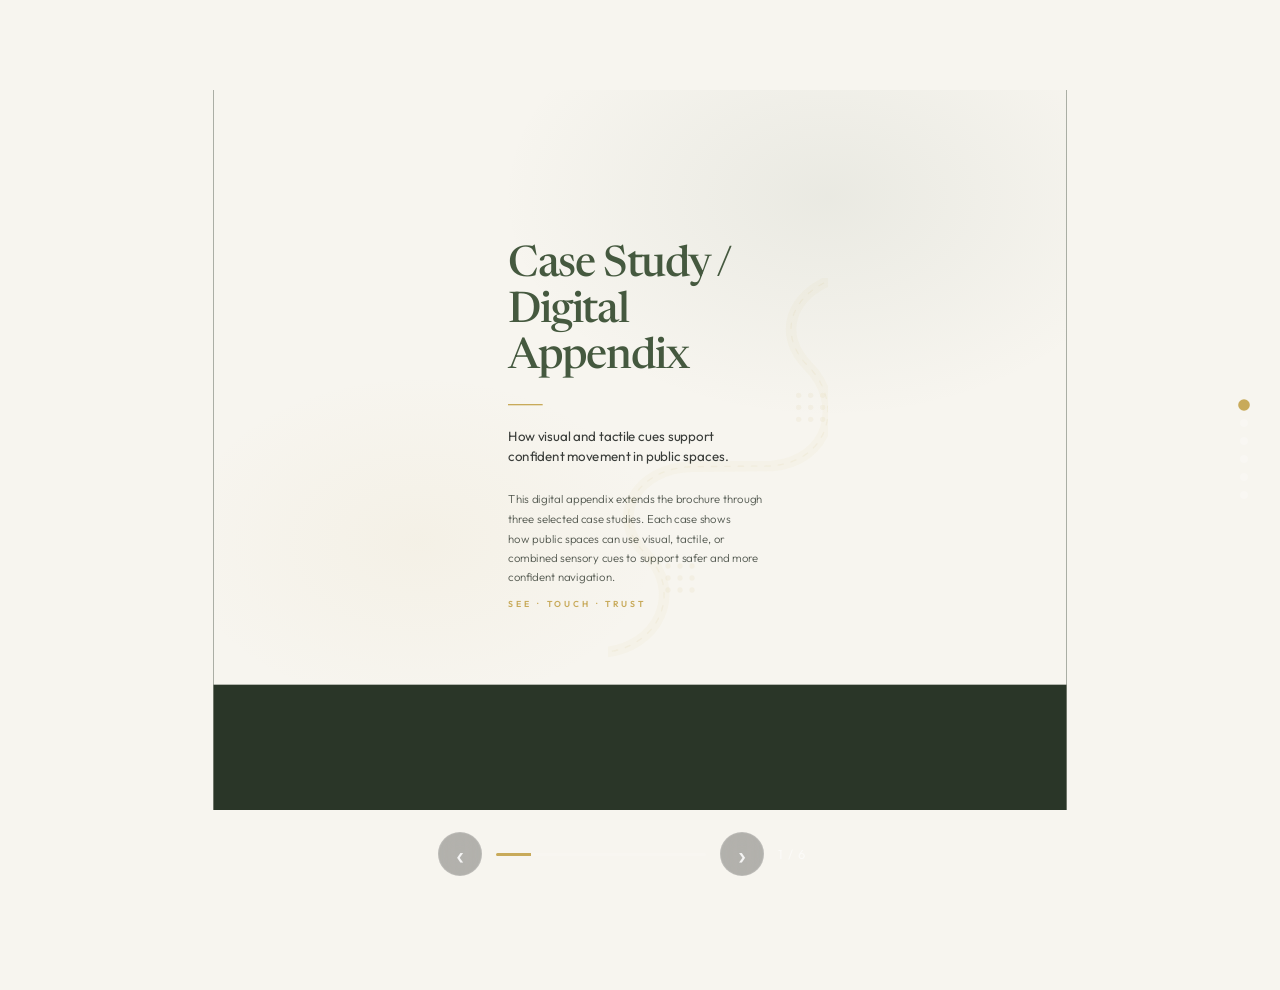
<file: CaseStudy/index.html>
<!DOCTYPE html>
<html lang="en">

<head>
    <meta charset="UTF-8">
    <meta name="viewport" content="width=device-width, initial-scale=1.0">
    <title>Case Study | Inclusive Design in Public Spaces</title>
    <link rel="preconnect" href="https://fonts.googleapis.com">
    <link rel="preconnect" href="https://fonts.gstatic.com" crossorigin>
    <link
        href="https://fonts.googleapis.com/css2?family=Newsreader:ital,wght@0,300;0,400;0,500;0,600;0,700;1,400&family=Outfit:wght@300;400;500;600;700&display=swap"
        rel="stylesheet">
    <link rel="stylesheet" href="../styles.css">
    <style>
        body.case-study-page {
            background: var(--cream);
        }

        .case-study-page .section-nav {
            opacity: 1;
        }

        .case-study-page .controls {
            opacity: 1;
        }

        .case-study-page .img-frame {
            cursor: zoom-in;
        }

        .case-study-page .img-frame:focus-visible {
            outline: 3px solid var(--gold-400);
            outline-offset: 6px;
        }

        .case-study-page .case-study-project {
            margin: 0;
            font-size: 18px;
            font-weight: 300;
            line-height: 1.58;
        }

        .case-study-page .slide-dark .case-study-project {
            color: rgba(222, 197, 129, .88);
        }

        .case-study-page .slide-light .case-study-project {
            color: var(--sage-600);
        }

        .case-study-page .relation-slide .case-study-project {
            max-width: 700px;
            width: 100%;
            margin: 0 0 26px;
            justify-self: start;
            text-align: left;
        }

        .case-study-page .body-md {
            font-size: 17px;
            line-height: 1.72;
        }

        .case-study-page .relation-slide .relation-text {
            font-size: 17px;
            line-height: 1.72;
        }

        .case-study-page .appendix-slide {
            position: relative;
            flex-direction: column;
            align-items: center;
            justify-content: center;
            padding: 32px;
            overflow: hidden;
            text-align: left;
        }

        .case-study-page .appendix-light {
            background: var(--cream);
            color: var(--text-body);
        }

        .case-study-page .appendix-dark {
            background: var(--sage-950);
            color: rgba(255, 255, 255, .86);
        }

        .case-study-page .appendix-slide::before {
            content: "";
            position: absolute;
            inset: 0;
            pointer-events: none;
        }

        .case-study-page .appendix-light::before {
            background:
                radial-gradient(ellipse 680px 460px at 72% 18%, rgba(102, 120, 98, .09), transparent 72%),
                radial-gradient(ellipse 520px 360px at 24% 76%, rgba(200, 170, 90, .06), transparent 70%);
        }

        .case-study-page .appendix-dark::before {
            background:
                radial-gradient(ellipse 720px 520px at 72% 10%, rgba(255, 255, 255, .05), transparent 72%),
                radial-gradient(ellipse 600px 480px at 28% 76%, rgba(200, 170, 90, .08), transparent 72%);
        }

        .case-study-page .appendix-mobile-frame {
            position: relative;
            z-index: 1;
            width: min(760px, 44vw);
            min-height: min(1024px, 92vh);
            box-sizing: border-box;
            display: flex;
            flex-direction: column;
            overflow: hidden;
        }

        .case-study-page .case-study-cover .appendix-mobile-frame {
            padding: clamp(150px, 22vh, 250px) 84px 82px;
        }

        .case-study-page .appendix-intro .appendix-mobile-frame {
            padding: 72px 78px 54px;
        }

        .case-study-page .appendix-learned .appendix-mobile-frame {
            width: min(900px, 58vw);
            padding: 128px 62px 66px;
        }

        .case-study-page .appendix-title {
            margin: 0;
            color: var(--sage-800);
            font-family: 'Newsreader', Georgia, serif;
            font-size: 64px;
            font-weight: 500;
            line-height: 1.08;
            letter-spacing: -.03em;
            text-wrap: pretty;
        }

        .case-study-page .appendix-dark .appendix-title {
            color: rgba(255, 255, 255, .92);
        }

        .case-study-page .appendix-line {
            width: 52px;
            height: 2px;
            margin: 34px 0 30px;
            background: var(--gold-400);
            opacity: .86;
        }

        .case-study-page .appendix-lead {
            margin: 0;
            max-width: 540px;
            color: var(--text-body);
            font-size: 20px;
            font-weight: 400;
            line-height: 1.55;
            text-wrap: pretty;
        }

        .case-study-page .appendix-body {
            margin: 34px 0 0;
            max-width: 560px;
            color: rgba(36, 43, 34, .78);
            font-size: 17px;
            font-weight: 300;
            line-height: 1.72;
            text-wrap: pretty;
        }

        .case-study-page .appendix-dark .appendix-lead {
            color: rgba(222, 197, 129, .92);
            font-family: 'Newsreader', Georgia, serif;
            font-size: 28px;
            line-height: 1.2;
        }

        .case-study-page .appendix-dark .appendix-body {
            color: rgba(255, 255, 255, .76);
            font-size: 17px;
            line-height: 1.7;
        }

        .case-study-page .appendix-footer {
            margin-top: auto;
            color: var(--gold-400);
            font-size: 13px;
            font-weight: 600;
            letter-spacing: .34em;
            text-transform: uppercase;
        }

        .case-study-page .appendix-dark .appendix-footer {
            text-align: center;
        }

        .case-study-page .cover-route {
            position: absolute;
            right: -100px;
            bottom: -62px;
            width: 430px;
            height: 640px;
            color: rgba(200, 170, 90, .18);
            pointer-events: none;
        }

        .case-study-page .appendix-kicker {
            display: flex;
            align-items: center;
            gap: 10px;
            margin: 0 0 28px;
            color: var(--gold-400);
            font-size: 13px;
            font-weight: 600;
            letter-spacing: .26em;
            text-transform: uppercase;
        }

        .case-study-page .appendix-kicker::before {
            content: "";
            width: 7px;
            height: 7px;
            border-radius: 999px;
            background: var(--gold-400);
        }

        .case-study-page .appendix-intro .appendix-title {
            font-size: 64px;
            line-height: 1.02;
        }

        .case-study-page .appendix-intro .appendix-line {
            margin: 26px 0 28px;
        }

        .case-study-page .appendix-intro .appendix-body {
            margin-top: 24px;
            max-width: 600px;
            line-height: 1.52;
        }

        .case-study-page .case-study-list {
            display: grid;
            gap: 14px;
            margin: 30px 0 28px;
        }

        .case-study-page .case-study-item {
            display: grid;
            grid-template-columns: 88px 124px minmax(0, 1fr);
            align-items: center;
            min-height: 132px;
            border: 1px solid rgba(102, 120, 98, .16);
            border-radius: 8px;
            background: rgba(255, 255, 255, .34);
            box-shadow: 0 10px 30px rgba(42, 54, 40, .04);
            overflow: hidden;
        }

        .case-study-page .case-study-number {
            color: var(--gold-400);
            font-family: 'Newsreader', Georgia, serif;
            font-size: 56px;
            font-weight: 500;
            line-height: 1;
            text-align: center;
        }

        .case-study-page .case-study-symbol {
            height: 76%;
            display: grid;
            place-items: center;
            border-left: 1px solid rgba(102, 120, 98, .18);
        }

        .case-study-page .case-study-symbol svg {
            width: 88px;
            height: 88px;
        }

        .case-study-page .case-study-text {
            padding: 18px 22px 18px 0;
        }

        .case-study-page .case-study-card-title {
            margin: 0 0 4px;
            color: var(--sage-800);
            font-family: 'Newsreader', Georgia, serif;
            font-size: 28px;
            font-weight: 600;
            line-height: 1.05;
        }

        .case-study-page .case-study-card-source,
        .case-study-page .case-study-card-note {
            margin: 0;
            color: rgba(36, 43, 34, .78);
            font-size: 15px;
            line-height: 1.35;
        }

        .case-study-page .case-study-card-source {
            margin-bottom: 4px;
            color: var(--sage-600);
            font-weight: 400;
        }

        .case-study-page .appendix-closing {
            margin: 0;
            max-width: 640px;
            color: rgba(36, 43, 34, .78);
            font-size: 16px;
            line-height: 1.45;
        }

        .case-study-page .closing-line {
            width: 48px;
            height: 1px;
            margin: 0 0 20px;
            background: var(--gold-400);
        }

        .case-study-page .learned-grid {
            display: grid;
            grid-template-columns: .88fr 1.12fr;
            gap: 54px;
            align-items: center;
            flex: 1;
        }

        .case-study-page .learned-copy {
            min-width: 0;
        }

        .case-study-page .learned-copy .appendix-title {
            font-size: 64px;
            line-height: .98;
        }

        .case-study-page .learned-copy .appendix-line {
            margin: 36px 0 30px;
        }

        .case-study-page .learned-principles {
            display: grid;
            gap: 18px;
        }

        .case-study-page .learned-principle {
            display: grid;
            grid-template-columns: 84px 1px minmax(0, 1fr);
            align-items: center;
            gap: 22px;
            min-height: 132px;
            padding: 20px 24px 20px 18px;
            border: 1px solid rgba(222, 197, 129, .36);
            border-radius: 8px;
            background: rgba(255, 255, 255, .045);
            box-shadow: inset 0 1px 0 rgba(255, 255, 255, .045);
        }

        .case-study-page .learned-icon {
            width: 76px;
            height: 76px;
            display: grid;
            place-items: center;
            border: 1px solid rgba(222, 197, 129, .52);
            border-radius: 999px;
            color: var(--gold-400);
        }

        .case-study-page .learned-icon svg {
            width: 44px;
            height: 44px;
        }

        .case-study-page .learned-rule {
            width: 1px;
            height: 76px;
            background: rgba(222, 197, 129, .58);
        }

        .case-study-page .learned-title {
            margin: 0 0 8px;
            color: rgba(255, 255, 255, .9);
            font-family: 'Newsreader', Georgia, serif;
            font-size: 25px;
            font-weight: 500;
            line-height: 1;
        }

        .case-study-page .learned-note {
            margin: 0;
            color: rgba(255, 255, 255, .74);
            font-size: 15px;
            line-height: 1.42;
        }

        .case-study-page .learned-bottom {
            margin-top: 42px;
            text-align: center;
        }

        .case-study-page .learned-divider {
            display: flex;
            align-items: center;
            gap: 0;
            color: rgba(222, 197, 129, .65);
        }

        .case-study-page .learned-divider::before,
        .case-study-page .learned-divider::after {
            content: "";
            height: 1px;
            flex: 1;
            background: currentColor;
            opacity: .58;
        }

        .case-study-page .learned-divider span {
            width: 7px;
            height: 7px;
            margin: 0 0;
            border-radius: 999px;
            background: var(--gold-400);
        }

        .case-study-page .learned-quote {
            margin: 30px 0 20px;
            color: rgba(222, 197, 129, .92);
            font-family: 'Newsreader', Georgia, serif;
            font-size: 28px;
            font-style: italic;
            line-height: 1.2;
        }

        .case-study-page .learned-bottom .appendix-line {
            margin: 0 auto 22px;
        }

        .case-study-lightbox[hidden] {
            display: none;
        }

        .case-study-lightbox {
            position: fixed;
            inset: 0;
            z-index: 12000;
            display: flex;
            align-items: center;
            justify-content: center;
            padding: clamp(18px, 4vw, 56px);
            background: rgba(25, 32, 24, .88);
            backdrop-filter: blur(12px);
            opacity: 0;
            pointer-events: none;
            transition: opacity .28s var(--ease);
        }

        .case-study-lightbox.is-open {
            opacity: 1;
            pointer-events: auto;
        }

        .case-study-lightbox img {
            max-width: min(96vw, 1440px);
            max-height: 86vh;
            object-fit: contain;
            border-radius: 14px;
            background: #fff;
            box-shadow: 0 24px 90px rgba(0, 0, 0, .46);
            opacity: 0;
            transform: translateY(24px) scale(.96);
            transition: opacity .28s var(--ease), transform .34s var(--ease);
        }

        .case-study-lightbox.is-open img {
            opacity: 1;
            transform: translateY(0) scale(1);
        }

        .case-study-lightbox #lightboxClose {
            position: absolute;
            top: max(18px, env(safe-area-inset-top));
            right: max(18px, env(safe-area-inset-right));
            width: 48px;
            height: 48px;
            min-width: 48px;
            min-height: 48px;
            box-sizing: border-box;
            aspect-ratio: 1;
            display: grid;
            place-items: center;
            padding: 0;
            border: 1px solid rgba(255, 255, 255, .28);
            border-radius: 999px;
            background: rgba(0, 0, 0, .34);
            color: #fff;
            font-size: 30px;
            line-height: 1;
            appearance: none;
            -webkit-appearance: none;
            backdrop-filter: blur(10px);
            transform: translateY(8px);
            opacity: 0;
            transition: opacity .24s var(--ease), transform .3s var(--ease);
        }

        .case-study-lightbox.is-open #lightboxClose {
            opacity: 1;
            transform: translateY(0);
        }

        @media (max-width: 900px) {

            html,
            body.case-study-page {
                height: auto;
                min-height: 100%;
                overflow-x: hidden;
                overflow-y: auto;
            }

            body.case-study-page {
                display: block;
                background: var(--cream);
                -webkit-overflow-scrolling: touch;
            }

            .case-study-page .stage {
                position: relative;
                inset: auto;
                width: 100% !important;
                height: auto !important;
                min-height: 100svh;
                transform: none !important;
                transform-origin: center center;
                overflow: visible;
            }

            .case-study-page .slide {
                position: relative;
                inset: auto;
                width: 100%;
                height: auto;
                min-height: 100svh;
                overflow-x: hidden;
                overflow-y: visible;
            }

            .case-study-page .slide.active {
                display: flex;
            }

            .case-study-page .slide-dark {
                background: var(--sage-950);
            }

            .case-study-page .slide-light {
                background: var(--cream);
            }

            .case-study-page .appendix-slide {
                justify-content: flex-start;
                align-items: stretch;
                padding: 0;
                overflow: visible;
            }

            .case-study-page .appendix-slide.active {
                display: block;
            }

            .case-study-page .appendix-mobile-frame,
            .case-study-page .appendix-learned .appendix-mobile-frame {
                width: 100%;
                max-width: none;
                height: auto;
                min-height: 100svh;
                padding: clamp(52px, 7vh, 74px) clamp(20px, 4vw, 34px) 96px;
                overflow: visible;
            }

            .case-study-page .case-study-cover .appendix-mobile-frame {
                padding: clamp(82px, 13vh, 128px) clamp(20px, 4vw, 34px) 96px;
                overflow: visible;
            }

            .case-study-page .appendix-intro .appendix-mobile-frame {
                padding: clamp(42px, 6vh, 64px) clamp(20px, 4vw, 34px) 96px;
                overflow: visible;
            }

            .case-study-page .appendix-learned .appendix-mobile-frame {
                padding: clamp(42px, 7vh, 68px) clamp(20px, 4vw, 34px) 96px;
                overflow: visible;
            }

            .case-study-page .appendix-title {
                font-size: clamp(42px, 10vw, 62px);
                line-height: 1.06;
            }

            .case-study-page .case-study-cover .appendix-title {
                font-size: clamp(40px, 9.5vw, 58px);
            }

            .case-study-page .appendix-intro .appendix-title {
                font-size: clamp(44px, 10.5vw, 64px);
            }

            .case-study-page .learned-copy .appendix-title {
                font-size: clamp(42px, 10vw, 60px);
            }

            .case-study-page .appendix-line {
                margin: 22px 0 20px;
            }

            .case-study-page .appendix-lead {
                font-size: clamp(17px, 3.2vw, 21px);
            }

            .case-study-page .appendix-body {
                margin-top: 24px;
                font-size: clamp(15px, 2.8vw, 17px);
                line-height: 1.58;
            }

            .case-study-page .cover-route {
                right: -96px;
                bottom: -70px;
                width: min(64vw, 340px);
                height: auto;
                max-height: 56vh;
            }

            .case-study-page .case-study-list {
                gap: 11px;
                margin: 24px 0 22px;
            }

            .case-study-page .case-study-item {
                grid-template-columns: clamp(54px, 10vw, 72px) clamp(60px, 11vw, 84px) minmax(0, 1fr);
                min-height: auto;
            }

            .case-study-page .case-study-number {
                font-size: clamp(36px, 7vw, 50px);
            }

            .case-study-page .case-study-symbol svg {
                width: clamp(50px, 10vw, 72px);
                height: clamp(50px, 10vw, 72px);
            }

            .case-study-page .case-study-text {
                padding: 14px 14px 14px 0;
            }

            .case-study-page .case-study-card-title {
                font-size: clamp(21px, 4vw, 28px);
            }

            .case-study-page .case-study-card-source,
            .case-study-page .case-study-card-note {
                font-size: clamp(13px, 2.6vw, 15px);
            }

            .case-study-page .learned-grid {
                display: block;
            }

            .case-study-page .learned-principles {
                gap: 14px;
                margin-top: 28px;
            }

            .case-study-page .learned-principle {
                grid-template-columns: clamp(54px, 10vw, 68px) 1px minmax(0, 1fr);
                gap: 16px;
                min-height: auto;
                padding: 15px 14px 15px 12px;
            }

            .case-study-page .learned-icon {
                width: clamp(50px, 9vw, 62px);
                height: clamp(50px, 9vw, 62px);
            }

            .case-study-page .learned-icon svg {
                width: clamp(30px, 5.8vw, 36px);
                height: clamp(30px, 5.8vw, 36px);
            }

            .case-study-page .learned-rule {
                height: 54px;
            }

            .case-study-page .learned-title {
                font-size: clamp(21px, 3.8vw, 26px);
            }

            .case-study-page .learned-note {
                font-size: clamp(13px, 2.5vw, 15px);
            }

            .case-study-page .learned-bottom {
                margin-top: 28px;
            }

            .case-study-page .section-slide {
                justify-content: center;
                align-items: flex-start;
                padding: 36px 24px 104px;
                text-align: left;
            }

            .case-study-page .section-layout {
                width: 100%;
                max-width: 560px;
                flex-direction: column;
                align-items: flex-start;
                transform: none;
            }

            .case-study-page .section-slide .section-mark {
                width: auto;
                font-size: clamp(82px, 29vw, 132px);
                line-height: .86;
                margin-bottom: 12px;
            }

            .case-study-page .section-copy {
                width: 100%;
            }

            .case-study-page .section-kicker {
                margin-bottom: 14px;
            }

            .case-study-page .section-slide .heading-xl {
                font-size: clamp(42px, 13vw, 64px);
                line-height: 1.02;
            }

            .case-study-page .section-line {
                margin: 22px 0 20px;
            }

            .case-study-page .section-slide .section-subtitle {
                max-width: 100%;
                font-size: clamp(18px, 5vw, 22px);
                line-height: 1.5;
            }

            .case-study-page .finding-slide,
            .case-study-page .finding-slide.reverse {
                flex-direction: column;
                align-items: center;
                justify-content: flex-start;
                gap: 22px;
                padding: 28px 18px 118px;
            }

            .case-study-page .finding-copy {
                order: 1;
                width: min(100%, 560px);
                flex: none;
                gap: 16px;
                margin: 0 auto;
            }

            .case-study-page .finding-copy .heading-lg {
                max-width: 100%;
                font-size: clamp(30px, 9.2vw, 46px);
            }

            .case-study-page .finding-images {
                order: 2;
                width: min(100%, 560px);
                height: auto;
                flex: none;
                display: grid;
                grid-template-columns: 1fr;
                grid-template-rows: none;
                gap: 14px;
                justify-items: center;
                margin: 0 auto;
            }

            .case-study-page .finding-images .img-frame {
                width: min(100%, 520px);
                height: clamp(220px, 56vw, 350px);
                border-radius: 18px;
                margin: 0 auto;
            }

            .case-study-page .finding-images .img-frame.contain {
                background: rgba(255, 255, 255, .72);
            }

            .case-study-page .finding-slide.reverse .finding-images .img-frame.contain {
                height: auto;
                aspect-ratio: 4 / 3;
                background: #fff;
            }

            .case-study-page .finding-slide.reverse .finding-images .img-frame.contain img {
                width: 100%;
                height: 100%;
                object-fit: contain;
                background: #fff;
            }

            .case-study-page .relation-slide {
                flex-direction: column;
                align-items: center;
                justify-content: flex-start;
                gap: 18px;
                padding: 28px 18px 118px;
                text-align: left;
            }

            .case-study-page .relation-slide>.section-badge,
            .case-study-page .relation-slide>.heading-lg,
            .case-study-page .relation-slide>.case-study-project,
            .case-study-page .relation-text,
            .case-study-page .relation-images {
                width: min(100%, 560px);
                margin-left: auto;
                margin-right: auto;
            }

            .case-study-page .relation-slide .heading-lg {
                max-width: 560px;
                margin-top: 0;
                margin-bottom: 0;
                font-size: clamp(30px, 9.2vw, 46px);
                line-height: 1.08;
            }

            .case-study-page .body-md {
                font-size: clamp(15px, 2.8vw, 17px);
                line-height: 1.58;
            }

            .case-study-page .relation-text {
                max-width: 560px;
                font-size: clamp(15px, 2.8vw, 17px);
                line-height: 1.58;
            }

            .case-study-page .case-study-project,
            .case-study-page .relation-slide .case-study-project {
                font-size: clamp(14px, 3.8vw, 18px);
                line-height: 1.58;
                margin-top: 0;
                margin-bottom: 0;
                text-align: left;
            }

            .case-study-page .relation-images {
                display: grid;
                grid-template-columns: 1fr;
                grid-template-rows: none;
                gap: 14px;
                height: auto;
                min-height: 0;
                justify-items: center;
            }

            .case-study-page .relation-images .img-frame {
                width: min(100%, 520px);
                height: clamp(220px, 56vw, 350px);
                border-radius: 18px;
                margin: 0 auto;
                background: rgba(255, 255, 255, .72);
            }

            .case-study-page .relation-images .img-frame.contain img {
                object-fit: contain;
                background: #fff;
            }

            .case-study-page .controls {
                left: 50%;
                right: auto;
                bottom: max(14px, env(safe-area-inset-bottom));
                transform: translate(-50%, 24px);
                width: min(calc(100vw - 32px), 340px);
                display: grid;
                grid-template-columns: 48px minmax(120px, 1fr) 48px;
                grid-template-rows: 48px auto;
                column-gap: 12px;
                row-gap: 5px;
                align-items: center;
                justify-items: center;
                opacity: 0;
                visibility: hidden;
                pointer-events: none;
                transition: opacity .28s var(--ease), transform .32s var(--ease), visibility 0s .28s;
            }

            .case-study-page.controls-revealed .controls {
                opacity: 1;
                visibility: visible;
                pointer-events: auto;
                transform: translate(-50%, 0);
                transition: opacity .28s var(--ease), transform .32s var(--ease), visibility 0s 0s;
            }

            .case-study-page .controls button {
                width: 48px;
                height: 48px;
                min-width: 48px;
                min-height: 48px;
                flex: 0 0 auto;
                display: grid;
                place-items: center;
                padding: 0;
                background: rgba(0, 0, 0, .42);
                font-size: 34px;
                line-height: 1;
                color: #fff;
            }

            .case-study-page.on-light-slide .controls button {
                background: rgba(0, 0, 0, .08);
                color: var(--sage-800);
            }

            .case-study-page .progress-bar {
                width: 100%;
                grid-column: 2;
                grid-row: 1;
            }

            .case-study-page #slideCounter {
                grid-column: 1 / -1;
                grid-row: 2;
                min-width: 0;
                color: rgba(255, 255, 255, .76);
                font-size: 12px;
                text-align: center;
            }

            .case-study-page.on-light-slide #slideCounter {
                color: rgba(36, 43, 34, .62);
            }

            .case-study-page.on-light-slide .progress-bar {
                background: rgba(0, 0, 0, .1);
            }

            .case-study-page .section-nav {
                right: 14px;
                top: 18px;
                transform: none;
                flex-direction: row;
                gap: 9px;
                opacity: 1;
            }

            .case-study-page .nav-dot {
                width: 9px;
                height: 9px;
                background: rgba(255, 255, 255, .42);
                box-shadow: 0 0 0 1px rgba(42, 54, 40, .2);
            }

            .case-study-page .nav-dot.active {
                background: var(--gold-400);
            }
        }

        @media (max-width: 560px) {

            .case-study-page .appendix-mobile-frame,
            .case-study-page .appendix-learned .appendix-mobile-frame {
                padding-left: 18px;
                padding-right: 18px;
            }

            .case-study-page .case-study-cover .appendix-mobile-frame {
                padding: clamp(72px, 11vh, 108px) 18px 96px;
                overflow: visible;
            }

            .case-study-page .appendix-intro .appendix-mobile-frame {
                padding: clamp(42px, 6vh, 64px) 18px 96px;
                overflow: visible;
            }

            .case-study-page .appendix-title,
            .case-study-page .appendix-intro .appendix-title,
            .case-study-page .learned-copy .appendix-title {
                font-size: clamp(40px, 10.8vw, 54px);
            }

            .case-study-page .case-study-list {
                gap: 12px;
                margin: 24px 0;
            }

            .case-study-page .case-study-item {
                grid-template-columns: 52px 62px minmax(0, 1fr);
                min-height: 108px;
            }

            .case-study-page .case-study-number {
                font-size: 34px;
            }

            .case-study-page .case-study-symbol svg {
                width: 50px;
                height: 50px;
            }

            .case-study-page .case-study-text {
                padding: 13px 10px 13px 0;
            }

            .case-study-page .case-study-card-title {
                font-size: 21px;
            }

            .case-study-page .case-study-card-source,
            .case-study-page .case-study-card-note {
                font-size: 13px;
            }

            .case-study-page .learned-grid {
                display: block;
            }

            .case-study-page .learned-copy .appendix-line {
                margin: 26px 0 24px;
            }

            .case-study-page .learned-principles {
                margin-top: 28px;
            }

            .case-study-page .learned-principle {
                grid-template-columns: 58px 1px minmax(0, 1fr);
                gap: 14px;
                min-height: 102px;
                padding: 15px 14px 15px 12px;
            }

            .case-study-page .learned-icon {
                width: 52px;
                height: 52px;
            }

            .case-study-page .learned-icon svg {
                width: 31px;
                height: 31px;
            }

            .case-study-page .learned-rule {
                height: 56px;
            }

            .case-study-page .learned-title {
                font-size: 22px;
                margin-bottom: 5px;
            }

            .case-study-page .learned-note {
                font-size: 13px;
                line-height: 1.34;
            }

            .case-study-page .learned-quote {
                font-size: 24px;
            }
        }
    </style>
</head>

<body class="case-study-page">
    <nav class="section-nav" id="sectionNav" aria-label="Slide navigation"></nav>

    <main class="stage" id="stage">
        <section class="slide slide-light active appendix-slide appendix-light case-study-cover"
            data-title="Case Study / Digital Appendix">
            <div class="appendix-mobile-frame">
                <h1 class="appendix-title anim-1 editable-text">Case Study /<br>Digital Appendix</h1>
                <div class="appendix-line anim-2"></div>
                <p class="appendix-lead anim-3 editable-text">How visual and tactile cues support confident movement in
                    public spaces.</p>
                <p class="appendix-body anim-4 editable-text">This digital appendix extends the brochure through three
                    selected case studies. Each case shows how public spaces can use visual, tactile, or combined
                    sensory
                    cues to support safer and more confident navigation.</p>
                <div class="appendix-footer anim-5">See · Touch · Trust</div>
                <svg class="cover-route" viewBox="0 0 430 640" aria-hidden="true" focusable="false">
                    <path
                        d="M342 0c-70 24-88 86-42 132 54 54 34 142-54 150l-120 1c-84 2-126 77-70 130 58 55 22 144-67 149-68 4-105 30-107 92"
                        fill="none" stroke="currentColor" stroke-width="16" stroke-linecap="round"
                        stroke-linejoin="round" opacity=".22" />
                    <path
                        d="M342 0c-70 24-88 86-42 132 54 54 34 142-54 150l-120 1c-84 2-126 77-70 130 58 55 22 144-67 149-68 4-105 30-107 92"
                        fill="none" stroke="currentColor" stroke-width="2" stroke-linecap="round"
                        stroke-linejoin="round" stroke-dasharray="8 12" opacity=".48" />
                    <g fill="currentColor" opacity=".42">
                        <circle cx="286" cy="176" r="4" />
                        <circle cx="304" cy="176" r="4" />
                        <circle cx="322" cy="176" r="4" />
                        <circle cx="286" cy="194" r="4" />
                        <circle cx="304" cy="194" r="4" />
                        <circle cx="322" cy="194" r="4" />
                        <circle cx="286" cy="212" r="4" />
                        <circle cx="304" cy="212" r="4" />
                        <circle cx="322" cy="212" r="4" />
                        <circle cx="90" cy="432" r="4" />
                        <circle cx="108" cy="432" r="4" />
                        <circle cx="126" cy="432" r="4" />
                        <circle cx="90" cy="450" r="4" />
                        <circle cx="108" cy="450" r="4" />
                        <circle cx="126" cy="450" r="4" />
                        <circle cx="90" cy="468" r="4" />
                        <circle cx="108" cy="468" r="4" />
                        <circle cx="126" cy="468" r="4" />
                    </g>
                </svg>
            </div>
        </section>

        <section class="slide slide-light appendix-slide appendix-light appendix-intro"
            data-title="Why These Case Studies?">
            <div class="appendix-mobile-frame">
                <div class="appendix-kicker anim-1">Introduction</div>
                <h2 class="appendix-title anim-2 editable-text">Why These<br>Case Studies?</h2>
                <div class="appendix-line anim-3"></div>
                <p class="appendix-lead anim-4 editable-text">Three examples, three types of spatial guidance.</p>
                <p class="appendix-body anim-5 editable-text">These cases were selected because they each show a
                    different way of supporting visually impaired users in public spaces. Together, they help translate
                    our research findings into clear design references.</p>
                <div class="case-study-list anim-5">
                    <article class="case-study-item">
                        <div class="case-study-number">01</div>
                        <div class="case-study-symbol">
                            <svg viewBox="0 0 100 100" aria-hidden="true" focusable="false">
                                <circle cx="50" cy="50" r="46" fill="rgba(200, 170, 90, .12)" />
                                <path d="M22 69c10-29 20-43 28-43s18 14 28 43" fill="none" stroke="#455c42"
                                    stroke-width="2.4" stroke-linecap="round" />
                                <path d="M34 72 50 34l16 38" fill="none" stroke="#455c42" stroke-width="2.2"
                                    stroke-linecap="round" />
                                <path d="M50 34v40" fill="none" stroke="#455c42" stroke-width="1.7"
                                    stroke-linecap="round" />
                                <path d="M42 74h16l-8-40z" fill="#455c42" opacity=".72" />
                            </svg>
                        </div>
                        <div class="case-study-text">
                            <h3 class="case-study-card-title editable-text">Visual Cues</h3>
                            <p class="case-study-card-source editable-text">Elizabeth Line</p>
                            <p class="case-study-card-note editable-text">Lighting and contrast make routes and
                                decision points easier to read.</p>
                        </div>
                    </article>
                    <article class="case-study-item">
                        <div class="case-study-number">02</div>
                        <div class="case-study-symbol">
                            <svg viewBox="0 0 100 100" aria-hidden="true" focusable="false">
                                <circle cx="50" cy="50" r="46" fill="rgba(200, 170, 90, .12)" />
                                <path d="M28 26h44M28 34h44M28 42h35M28 50h28M28 58h22" fill="none" stroke="#455c42"
                                    stroke-width="2" stroke-linecap="round" />
                                <path
                                    d="M39 67V47c0-4 6-4 6 0v14-21c0-4 6-4 6 0v21-17c0-4 6-4 6 0v18-13c0-4 6-4 6 0v20c0 10-6 17-16 17h-3c-9 0-15-6-18-15l-3-11c-1-4 4-6 6-2l5 9z"
                                    fill="#f1eadb" stroke="#455c42" stroke-width="2" stroke-linejoin="round" />
                            </svg>
                        </div>
                        <div class="case-study-text">
                            <h3 class="case-study-card-title editable-text">Tactile Cues</h3>
                            <p class="case-study-card-source editable-text">Hazelwood School</p>
                            <p class="case-study-card-note editable-text">Continuous tactile walls help users confirm
                                direction and location.</p>
                        </div>
                    </article>
                    <article class="case-study-item">
                        <div class="case-study-number">03</div>
                        <div class="case-study-symbol">
                            <svg viewBox="0 0 100 100" aria-hidden="true" focusable="false">
                                <circle cx="50" cy="50" r="46" fill="rgba(200, 170, 90, .12)" />
                                <path d="M20 25v46M80 25v46M32 34v30M68 34v30M20 25l30 15 30-15M20 71l30-13 30 13"
                                    fill="none" stroke="#455c42" stroke-width="2" stroke-linecap="round"
                                    stroke-linejoin="round" />
                                <path d="M50 42 34 78h32z" fill="#455c42" opacity=".76" />
                            </svg>
                        </div>
                        <div class="case-study-text">
                            <h3 class="case-study-card-title editable-text">Vision + Touch</h3>
                            <p class="case-study-card-source editable-text">The Enabling Village</p>
                            <p class="case-study-card-note editable-text">Color contrast and tactile surfaces work
                                together to guide movement.</p>
                        </div>
                    </article>
                </div>
                <div class="closing-line anim-5"></div>
                <p class="appendix-closing anim-5 editable-text">The cases are not presented as perfect solutions, but
                    as references for understanding inclusive wayfinding.</p>
            </div>
        </section>

        <section class="slide slide-dark finding-slide" data-title="Visual Cues">
            <div class="finding-copy">
                <div class="anim-1 section-badge gold"><span class="dot"></span>Visual Cues</div>
                <h2 class="heading-lg anim-2 editable-text">Visual guidance on the Elizabeth Line:</h2>
                <p class="case-study-project anim-3 editable-text">The Elizabeth Line | London, United Kingdom</p>
                <p class="body-md muted-light anim-4 editable-text">The Elizabeth Line offers a useful visual case. Its
                    station lighting uses cooler light in movement areas and warmer light in places where passengers
                    pause
                    and choose a route. This difference helps make space more readable without adding too many signs.
                </p>
            </div>
            <div class="finding-images anim-scale">
                <figure class="img-frame"><img src="../sources/ppt-content_files/slide_17_image_20.jpg"
                        alt="Elizabeth Line lighting cue"></figure>
                <figure class="img-frame"><img src="../sources/ppt-content_files/slide_17_image_21.jpg"
                        alt="Elizabeth Line wayfinding light"></figure>
            </div>
        </section>

        <section class="slide slide-light finding-slide reverse" data-title="Tactile Cues">
            <div class="finding-images anim-scale">
                <figure class="img-frame"><img src="../sources/ppt-content_files/slide_18_image_22.png"
                        alt="Hazelwood School tactile wall"></figure>
                <figure class="img-frame contain"><img src="../sources/ppt-content_files/slide_18_image_23.png"
                        alt="Hazelwood School route diagram"></figure>
            </div>
            <div class="finding-copy">
                <div class="anim-1 section-badge sage"><span class="dot"></span>Tactile Cues</div>
                <h2 class="heading-lg anim-2 editable-text">Hazelwood School’s tactile wall</h2>
                <p class="case-study-project anim-3 editable-text">Hazelwood School | Glasgow, United Kingdom</p>
                <p class="body-md anim-4 editable-text">Hazelwood School was designed for children and young people with
                    dual sensory impairments. Its cork-clad sensory wall and trail rail provide steady touch feedback
                    along the route, helping students confirm their location and move with more freedom</p>
            </div>
        </section>

        <section class="slide slide-dark relation-slide" data-title="Vision and Touch" data-relation-version="2">
            <div class="anim-1 section-badge gold"><span class="dot"></span>Vision and Touch</div>
            <h2 class="heading-lg anim-2 editable-text">The Relationship Between Vision and Touch in The Enabling
                Village</h2>
            <p class="case-study-project anim-3 editable-text">The Enabling Village | Singapore</p>
            <p class="body-md muted-light relation-text anim-4 editable-text">For low-vision visitors, high-contrast
                block
                colors differentiate building zones and walking paths. This visual clarity is simultaneously reinforced
                by
                varying tactile intensities: the darker, central areas of the path provide stronger tactile feedback,
                while the lighter, peripheral areas offer weaker tactile sensations.</p>
            <div class="relation-images anim-5">
                <figure class="img-frame contain"><img src="../sources/ppt-content_files/slide_19_image_24.png"
                        alt="Enabling Village integrated visual path"></figure>
                <figure class="img-frame contain"><img src="../sources/ppt-content_files/slide_19_image_25.png"
                        alt="Synchronized tactile floor indicators"></figure>
            </div>
        </section>

        <section class="slide slide-dark appendix-slide appendix-dark appendix-learned" data-title="What We Learned">
            <div class="appendix-mobile-frame">
                <div class="learned-grid">
                    <div class="learned-copy">
                        <h2 class="appendix-title anim-1 editable-text">What We<br>Learned</h2>
                        <div class="appendix-line anim-2"></div>
                        <p class="appendix-lead anim-3 editable-text">Inclusive routes are built through connected cues.
                        </p>
                        <p class="appendix-body anim-4 editable-text">Across the three cases, inclusive design is not
                            about adding isolated accessible features. It is about creating continuous cue systems that
                            help people read space, confirm direction, and move with confidence.</p>
                    </div>
                    <div class="learned-principles anim-5">
                        <article class="learned-principle">
                            <div class="learned-icon">
                                <svg viewBox="0 0 48 48" aria-hidden="true" focusable="false">
                                    <path d="M14 12h16l4 4-4 4H14zM34 28H18l-4 4 4 4h16zM24 8v32" fill="none"
                                        stroke="currentColor" stroke-width="2" stroke-linecap="round"
                                        stroke-linejoin="round" />
                                    <path d="M18 20h12M18 28h12" fill="none" stroke="currentColor" stroke-width="2"
                                        stroke-linecap="round" />
                                </svg>
                            </div>
                            <div class="learned-rule"></div>
                            <div>
                                <h3 class="learned-title editable-text">Clarity</h3>
                                <p class="learned-note editable-text">Make routes and decision points easy to
                                    understand.</p>
                            </div>
                        </article>
                        <article class="learned-principle">
                            <div class="learned-icon">
                                <svg viewBox="0 0 48 48" aria-hidden="true" focusable="false">
                                    <g fill="currentColor">
                                        <circle cx="16" cy="16" r="2" />
                                        <circle cx="24" cy="16" r="2" />
                                        <circle cx="32" cy="16" r="2" />
                                        <circle cx="16" cy="24" r="2" />
                                        <circle cx="24" cy="24" r="2" />
                                        <circle cx="32" cy="24" r="2" />
                                        <circle cx="16" cy="32" r="2" />
                                        <circle cx="24" cy="32" r="2" />
                                        <circle cx="32" cy="32" r="2" />
                                    </g>
                                </svg>
                            </div>
                            <div class="learned-rule"></div>
                            <div>
                                <h3 class="learned-title editable-text">Continuity</h3>
                                <p class="learned-note editable-text">Keep visual and tactile cues connected along the
                                    route.</p>
                            </div>
                        </article>
                        <article class="learned-principle">
                            <div class="learned-icon">
                                <svg viewBox="0 0 48 48" aria-hidden="true" focusable="false">
                                    <circle cx="24" cy="24" r="16" fill="none" stroke="currentColor" stroke-width="2" />
                                    <path d="m16 24 6 6 12-14" fill="none" stroke="currentColor" stroke-width="2"
                                        stroke-linecap="round" stroke-linejoin="round" />
                                </svg>
                            </div>
                            <div class="learned-rule"></div>
                            <div>
                                <h3 class="learned-title editable-text">Confirmation</h3>
                                <p class="learned-note editable-text">Let users verify direction through touch,
                                    contrast,
                                    sound, or landmarks.</p>
                            </div>
                        </article>
                        <article class="learned-principle">
                            <div class="learned-icon">
                                <svg viewBox="0 0 48 48" aria-hidden="true" focusable="false">
                                    <path d="M24 7 38 13v11c0 9-5 15-14 18-9-3-14-9-14-18V13z" fill="none"
                                        stroke="currentColor" stroke-width="2" stroke-linejoin="round" />
                                    <path d="m17 24 5 5 10-12" fill="none" stroke="currentColor" stroke-width="2"
                                        stroke-linecap="round" stroke-linejoin="round" />
                                </svg>
                            </div>
                            <div class="learned-rule"></div>
                            <div>
                                <h3 class="learned-title editable-text">Protection</h3>
                                <p class="learned-note editable-text">Keep accessible routes safe, clear, and
                                    predictable.</p>
                            </div>
                        </article>
                    </div>
                </div>
                <div class="learned-bottom anim-5">
                    <div class="learned-divider"><span></span></div>
                    <p class="learned-quote editable-text">Design the route, not just the object.</p>
                    <div class="appendix-line"></div>
                    <div class="appendix-footer">See · Touch · Trust</div>
                </div>
            </div>
        </section>
    </main>

    <div class="controls" aria-label="Slide controls">
        <button type="button" id="prevBtn" aria-label="Previous slide">‹</button>
        <div class="progress-bar">
            <div id="progressFill"></div>
        </div>
        <button type="button" id="nextBtn" aria-label="Next slide">›</button>
        <span id="slideCounter">1 / 6</span>
    </div>

    <div class="case-study-lightbox" id="imageLightbox" hidden>
        <button type="button" id="lightboxClose" aria-label="Close image preview">×</button>
        <img id="lightboxImage" alt="">
    </div>

    <script>
        (function () {
            const stage = document.getElementById('stage');
            const slides = Array.from(document.querySelectorAll('.slide'));
            const progressFill = document.getElementById('progressFill');
            const slideCounter = document.getElementById('slideCounter');
            const sectionNav = document.getElementById('sectionNav');
            const prevBtn = document.getElementById('prevBtn');
            const nextBtn = document.getElementById('nextBtn');
            const controls = document.querySelector('.controls');
            const lightbox = document.getElementById('imageLightbox');
            const lightboxImage = document.getElementById('lightboxImage');
            const lightboxClose = document.getElementById('lightboxClose');
            const mobileQuery = window.matchMedia('(max-width: 900px)');
            let current = 0;
            let touchStartX = 0;
            let touchStartY = 0;
            let lastSwipeAt = 0;
            let lightboxCloseTimer = 0;
            let controlsTimer = 0;

            function scaleStage() {
                if (mobileQuery.matches) {
                    stage.style.transform = 'none';
                    return;
                }
                const scale = Math.min(window.innerWidth / 1920, window.innerHeight / 1080);
                stage.style.transform = `scale(${scale})`;
            }

            function setBodyBackground() {
                const isDark = slides[current].classList.contains('slide-dark');
                document.body.style.background = isDark ? 'var(--sage-950)' : 'var(--cream)';
                document.body.classList.toggle('on-light-slide', !isDark);
            }

            function showSlide(index) {
                current = Math.max(0, Math.min(index, slides.length - 1));
                slides.forEach((slide, idx) => slide.classList.toggle('active', idx === current));
                progressFill.style.width = `${((current + 1) / slides.length) * 100}%`;
                slideCounter.textContent = `${current + 1} / ${slides.length}`;
                Array.from(sectionNav.children).forEach((dot, idx) => dot.classList.toggle('active', idx === current));
                setBodyBackground();
                scaleStage();
            }

            function revealControls() {
                document.body.classList.add('controls-revealed');
                window.clearTimeout(controlsTimer);
                controlsTimer = window.setTimeout(() => {
                    document.body.classList.remove('controls-revealed');
                }, 3200);
            }

            function openLightbox(frame) {
                if (Date.now() - lastSwipeAt < 260) return;
                const img = frame.querySelector('img');
                if (!img) return;
                window.clearTimeout(lightboxCloseTimer);
                lightboxImage.src = img.currentSrc || img.src;
                lightboxImage.alt = img.alt || '';
                lightbox.hidden = false;
                document.body.classList.add('lightbox-open');
                window.requestAnimationFrame(() => {
                    lightbox.classList.add('is-open');
                });
                lightboxClose.focus();
            }

            function closeLightbox() {
                if (lightbox.hidden) return;
                lightbox.classList.remove('is-open');
                document.body.classList.remove('lightbox-open');
                window.clearTimeout(lightboxCloseTimer);
                lightboxCloseTimer = window.setTimeout(() => {
                    if (lightbox.classList.contains('is-open')) return;
                    lightbox.hidden = true;
                    lightboxImage.removeAttribute('src');
                }, 360);
            }

            slides.forEach((slide, index) => {
                const dot = document.createElement('button');
                dot.type = 'button';
                dot.className = 'nav-dot';
                dot.title = slide.dataset.title || `Slide ${index + 1}`;
                dot.setAttribute('aria-label', `Go to ${dot.title}`);
                dot.addEventListener('click', () => showSlide(index));
                sectionNav.appendChild(dot);
            });

            document.querySelectorAll('.img-frame').forEach(frame => {
                frame.tabIndex = 0;
                frame.setAttribute('role', 'button');
                frame.setAttribute('aria-label', 'Open image preview');
                frame.addEventListener('click', () => openLightbox(frame));
                frame.addEventListener('keydown', e => {
                    if (e.key !== 'Enter' && e.key !== ' ') return;
                    e.preventDefault();
                    e.stopPropagation();
                    openLightbox(frame);
                });
            });

            prevBtn.addEventListener('click', () => showSlide(current - 1));
            nextBtn.addEventListener('click', () => showSlide(current + 1));
            controls.addEventListener('pointerdown', revealControls);
            controls.addEventListener('click', revealControls);
            lightboxClose.addEventListener('click', closeLightbox);
            lightbox.addEventListener('click', e => {
                if (e.target === lightbox) closeLightbox();
            });
            window.addEventListener('resize', scaleStage);
            if (typeof mobileQuery.addEventListener === 'function') {
                mobileQuery.addEventListener('change', scaleStage);
            } else {
                mobileQuery.addListener(scaleStage);
            }

            document.addEventListener('keydown', e => {
                if (e.key === 'Escape' && !lightbox.hidden) {
                    closeLightbox();
                    return;
                }
                if (!lightbox.hidden) return;
                if (e.key === 'ArrowRight' || e.key === 'PageDown' || e.key === ' ') {
                    e.preventDefault();
                    showSlide(current + 1);
                }
                if (e.key === 'ArrowLeft' || e.key === 'PageUp') {
                    e.preventDefault();
                    showSlide(current - 1);
                }
                if (e.key === 'Home') showSlide(0);
                if (e.key === 'End') showSlide(slides.length - 1);
            });

            stage.addEventListener('touchstart', e => {
                if (!e.changedTouches.length) return;
                touchStartX = e.changedTouches[0].clientX;
                touchStartY = e.changedTouches[0].clientY;
            }, { passive: true });

            stage.addEventListener('touchend', e => {
                if (!e.changedTouches.length) return;
                const dx = e.changedTouches[0].clientX - touchStartX;
                const dy = e.changedTouches[0].clientY - touchStartY;
                if (dy < -54 && Math.abs(dy) > Math.abs(dx) * 1.15) {
                    revealControls();
                    return;
                }
                if (Math.abs(dx) < 48 || Math.abs(dx) < Math.abs(dy) * 1.4) return;
                lastSwipeAt = Date.now();
                showSlide(current + (dx < 0 ? 1 : -1));
            }, { passive: true });

            showSlide(0);
        })();
    </script>
</body>

</html>
</file>
<file: styles.css>
:root {
    --sage-950: #2a3628;
    --sage-900: #364532;
    --sage-800: #45593f;
    --sage-700: #536d4c;
    --sage-600: #667862;
    --sage-500: #7a8e74;
    --sage-400: #92a88c;
    --sage-300: #afc1aa;
    --sage-200: #cfdacc;
    --sage-100: #e5ece3;
    --sage-50: #f2f5f1;
    --gold-500: #b89a4a;
    --gold-400: #c8aa5a;
    --gold-300: #d4be7e;
    --gold-200: #e4d6a8;
    --cream: #f7f5ef;
    --cream-d: #edeadf;
    --text-dark: #1a1f1a;
    --text-body: #3a3d3a;
    --text-muted: #6a6e6a;
    --panel: rgba(255, 255, 255, .045);
    --panel-border: rgba(255, 255, 255, .095);
    --shadow: 0 18px 56px rgba(0, 0, 0, .22);
    --ease: cubic-bezier(.22, .61, .36, 1);
}

* {
    box-sizing: border-box;
}

html,
body {
    width: 100%;
    height: 100%;
    margin: 0;
    overflow: hidden;
}

body {
    background: var(--sage-950);
    color: #fff;
    font-family: 'Outfit', system-ui, -apple-system, BlinkMacSystemFont, sans-serif;
    display: flex;
    align-items: center;
    justify-content: center;
}

button,
input,
textarea,
select {
    font: inherit;
}

button {
    cursor: pointer;
}

.stage {
    width: 1920px;
    height: 1080px;
    position: relative;
    overflow: hidden;
    transform-origin: center center;
    background: var(--sage-950);
}

.slide {
    position: absolute;
    inset: 0;
    display: none;
    overflow: hidden;
}

.slide.active {
    display: flex;
}

.stage.cover-fit {
    width: 100vw;
    height: 100vh;
    transform: none !important;
}

.stage.cover-fit .cover-content {
    flex-basis: min(58%, 980px);
    padding: clamp(56px, 8vh, 110px) clamp(48px, 5vw, 90px) clamp(56px, 8vh, 110px) clamp(64px, 7vw, 128px);
}

.stage.cover-fit .heading-xl {
    font-size: clamp(46px, 5vw, 82px);
}

.stage.cover-fit .cover-content .body-lg {
    font-size: clamp(22px, 1.8vw, 30px);
}

.heading-xl,
.heading-lg,
.heading-md {
    font-family: 'Newsreader', Georgia, serif;
    font-weight: 500;
    line-height: 1.13;
    letter-spacing: -.025em;
    margin: 0;
}

.heading-xl {
    font-size: 68px;
}

.heading-lg {
    font-size: 52px;
}

.heading-md {
    font-size: 38px;
}

.body-lg,
.body-md,
.body-sm {
    font-weight: 300;
    line-height: 1.58;
    margin: 0;
}

.body-lg {
    font-size: 28px;
}

.body-md {
    font-size: 22px;
}

.body-sm {
    font-size: 18px;
}

.muted-light {
    color: var(--sage-200);
}

.slide-dark {
    background: var(--sage-900);
    color: #fff;
}

.slide-light {
    background: var(--cream);
    color: var(--text-dark);
}

.slide-dark::before,
.section-slide::before,
.gallery-slide::before,
.finding-slide::before,
.relation-slide::before,
.implication-slide::before,
.conclusion-slide::before,
.thanks-slide::before {
    content: '';
    position: absolute;
    inset: 0;
    background:
        radial-gradient(ellipse 760px 520px at 74% 24%, rgba(102, 120, 98, .16), transparent 70%),
        radial-gradient(ellipse 480px 360px at 22% 78%, rgba(184, 154, 74, .06), transparent 72%);
    pointer-events: none;
}

.section-badge {
    display: inline-flex;
    align-items: center;
    gap: 10px;
    font-size: 14px;
    font-weight: 600;
    letter-spacing: 3px;
    text-transform: uppercase;
    margin-bottom: 30px;
}

.section-badge .dot {
    width: 8px;
    height: 8px;
    border-radius: 999px;
    background: currentColor;
}

.section-badge.gold,
.gold-label {
    color: var(--gold-400);
}

.section-badge.sage {
    color: var(--sage-600);
}

.gold-line {
    width: 82px;
    height: 2px;
    background: linear-gradient(90deg, var(--gold-400), transparent);
    margin: 30px 0;
}

.keyword-row {
    display: flex;
    gap: 10px;
    flex-wrap: wrap;
    align-items: center;
}

.keyword-tag {
    display: inline-block;
    padding: 7px 18px;
    border: 1px solid rgba(255, 255, 255, .16);
    border-radius: 2px;
    color: var(--sage-200);
    font-size: 15px;
    letter-spacing: .4px;
}

.img-frame {
    border-radius: var(--image-radius, 4px);
    overflow: hidden;
    box-shadow: var(--shadow);
    background: rgba(0, 0, 0, .12);
    position: relative;
}

.img-frame img {
    width: 100%;
    height: 100%;
    object-fit: cover;
    display: block;
}

.img-frame.contain img {
    object-fit: contain;
    background: #fff;
}

.img-frame.white-contain {
    background: #fff;
}

.img-frame.white-contain img {
    object-fit: contain;
    background: #fff;
}

.img-frame.side-white-pad {
    padding-left: 28px;
    padding-right: 28px;
}

.finding-card,
.finding-card-dark,
.chart-card,
.method-card,
.question-card,
.disc-item {
    border-radius: 4px;
}

.finding-card {
    background: rgba(102, 120, 98, .08);
    border: 1px solid rgba(102, 120, 98, .18);
    padding: 30px;
}

.finding-card-dark {
    background: rgba(255, 255, 255, .045);
    border: 1px solid rgba(255, 255, 255, .09);
    padding: 30px;
}

.finding-card p,
.finding-card-dark p {
    margin: 0;
    font-size: 21px;
    font-weight: 300;
    line-height: 1.48;
}

.small-label {
    margin: 0 0 10px !important;
    font-size: 14px !important;
    font-weight: 700 !important;
    letter-spacing: 2px;
    text-transform: uppercase;
    color: var(--sage-600);
}

.quote-block {
    margin: 0;
    border-left: 3px solid var(--gold-400);
    padding-left: 28px;
    font-family: 'Newsreader', Georgia, serif;
    font-size: 28px;
    font-style: italic;
    line-height: 1.5;
    color: var(--sage-200);
}

.sage-quote {
    color: var(--sage-700);
    border-color: var(--sage-500);
}

.cover-slide {
    flex-direction: row;
    padding: 0;
}

.cover-bg,
.cover-blur,
.cover-shade {
    position: absolute;
    inset: 0;
}

.cover-bg {
    background: var(--cover-image) center / cover no-repeat;
}

.cover-blur {
    backdrop-filter: blur(28px);
    -webkit-backdrop-filter: blur(28px);
    -webkit-mask-image: linear-gradient(to right, black 0%, black 45%, transparent 75%);
    mask-image: linear-gradient(to right, black 0%, black 45%, transparent 75%);
}

.cover-shade {
    background: linear-gradient(to right, rgba(42, 54, 40, .84) 0%, rgba(42, 54, 40, .62) 42%, rgba(42, 54, 40, .18) 67%, transparent 82%);
}

.cover-content {
    position: relative;
    z-index: 2;
    flex: 0 0 55%;
    padding: 100px 80px 100px 120px;
    display: flex;
    flex-direction: column;
    justify-content: center;
}

.cover-content .heading-xl {
    max-width: 900px;
    margin-bottom: 0;
}

.cover-content .body-lg {
    color: var(--sage-200);
    max-width: 735px;
    margin-bottom: 46px;
}

.cover-meta {
    margin-top: 46px;
    color: rgba(255, 255, 255, .48);
    font-size: 15px;
    display: flex;
    gap: 28px;
}

.toc-slide {
    flex-direction: column;
    justify-content: center;
    padding: 80px 120px;
}

.toc-slide .heading-lg {
    color: var(--sage-800);
    margin-bottom: 54px;
}

.toc-grid {
    display: grid;
    grid-template-columns: repeat(3, 1fr);
    gap: 24px;
}

.toc-card {
    text-align: left;
    padding: 34px 34px 32px;
    background: #fff;
    border: 1px solid var(--cream-d);
    border-radius: 4px;
    color: inherit;
    min-height: 190px;
    transition: transform .28s var(--ease), box-shadow .28s var(--ease), border-color .28s var(--ease);
}

.toc-card:hover {
    transform: translateY(-5px);
    box-shadow: 0 16px 42px rgba(42, 54, 40, .12);
    border-color: var(--sage-300);
}

.toc-number {
    display: block;
    font-family: 'Newsreader', serif;
    font-size: 48px;
    font-weight: 300;
    color: var(--sage-400);
    margin-bottom: 8px;
}

.toc-title {
    display: block;
    font-size: 20px;
    font-weight: 600;
    color: var(--sage-800);
    margin-bottom: 8px;
}

.toc-desc {
    display: block;
    font-size: 15px;
    color: var(--text-muted);
    line-height: 1.48;
}

.section-slide {
    flex-direction: column;
    justify-content: center;
    align-items: center;
    text-align: center;
    padding: 120px;
}

.section-mark {
    font-family: 'Newsreader', serif;
    font-size: 190px;
    font-weight: 300;
    line-height: .88;
    color: var(--gold-400);
    opacity: .92;
}

.section-slide .heading-xl {
    font-size: 88px;
    margin: 28px 0 18px;
}

.section-subtitle {
    margin: 0;
    color: var(--sage-300);
    font-size: 30px;
    letter-spacing: .02em;
}

.split-slide,
.case-slide,
.finding-slide,
.conclusion-slide,
.implication-slide,
.framework-slide,
.method-field-slide,
.profile-slide {
    flex-direction: row;
    padding: 0;
}

.text-panel,
.media-panel,
.case-copy,
.gallery-copy,
.finding-copy,
.conclusion-copy,
.implication-copy,
.framework-copy,
.profile-copy,
.method-copy,
.stats-left,
.stats-right {
    position: relative;
    z-index: 1;
}

.text-panel {
    flex: 1;
    padding: 90px 86px;
    display: flex;
    flex-direction: column;
    justify-content: center;
    gap: 28px;
}

.text-panel.wide {
    flex: 1.08;
}

.media-panel {
    flex: .92;
    padding: 66px 82px 66px 0;
    display: flex;
    align-items: center;
    justify-content: center;
}

.media-panel.narrow {
    flex: .85;
}

.media-panel .img-frame {
    width: 100%;
    height: 720px;
}

.feature-list {
    margin: 0;
    padding: 0;
    list-style: none;
    display: grid;
    gap: 18px;
}

.feature-list li {
    font-size: 22px;
    line-height: 1.55;
    color: var(--text-body);
    padding-left: 28px;
    position: relative;
}

.feature-list li::before {
    content: '';
    position: absolute;
    left: 0;
    top: 15px;
    width: 8px;
    height: 8px;
    border-radius: 50%;
    background: var(--sage-600);
}

.stats-slide {
    flex-direction: row;
    padding: 0;
}

.stats-left {
    flex: 1;
    padding: 82px 48px 82px 100px;
    display: flex;
    flex-direction: column;
    justify-content: center;
}

.stat-number {
    font-family: 'Newsreader', serif;
    font-size: 142px;
    line-height: 1;
    font-weight: 300;
    color: var(--gold-400);
    margin-bottom: 12px;
}

.stat-number span:last-child {
    font-size: 58px;
    margin-left: 8px;
    vertical-align: top;
}

.stats-left .heading-md {
    max-width: 680px;
    margin-bottom: 20px;
}

.stats-left .body-md {
    max-width: 600px;
    margin-bottom: 30px;
}

.mini-image-row {
    display: flex;
    gap: 16px;
}

.mini-image-row .img-frame {
    width: 142px;
    height: 100px;
    background: #fff;
    padding: 8px;
}

.mini-image-row img {
    object-fit: contain;
}

.stats-right {
    flex: .96;
    padding: 82px 100px 82px 30px;
    display: flex;
    flex-direction: column;
    justify-content: center;
    gap: 24px;
}

.chart-card {
    background: rgba(255, 255, 255, .045);
    border: 1px solid rgba(255, 255, 255, .08);
    padding: 20px;
}

.chart-card .img-frame {
    height: 310px;
    box-shadow: none;
}

.bar-row {
    display: flex;
    align-items: center;
    gap: 16px;
    margin-bottom: 14px;
}

.bar-row .bar-label {
    width: 200px;
    text-align: right;
    font-size: 18px;
    font-weight: 400;
    color: var(--sage-200);
}

.bar-row .bar-track {
    flex: 1;
    height: 24px;
    background: rgba(255, 255, 255, .06);
    border-radius: 3px;
    overflow: hidden;
}

.bar-row .bar-fill {
    height: 100%;
    background: linear-gradient(90deg, var(--sage-600), var(--sage-400));
    border-radius: 3px;
    width: 0%;
    transition: width 1.2s cubic-bezier(.25, .46, .45, .94);
}

.bar-row .bar-value {
    width: 120px;
    font-size: 18px;
    font-weight: 600;
    color: var(--gold-400);
}

.question-slide {
    align-items: center;
    justify-content: center;
    padding: 80px 110px;
    gap: 54px;
}

.question-image {
    flex: .86;
    height: 720px;
}

.question-card {
    flex: 1;
    background: rgba(255, 255, 255, .045);
    border: 1px solid rgba(255, 255, 255, .09);
    padding: 54px;
    backdrop-filter: blur(12px);
}

.question-card .heading-lg {
    font-size: 48px;
}

.case-slide {
    align-items: center;
    gap: 58px;
    padding: 76px 100px;
}

.case-slide.reverse {
    flex-direction: row;
}

.case-image {
    flex: 1.04;
    height: 760px;
}

.case-copy {
    flex: .88;
    display: flex;
    flex-direction: column;
    justify-content: center;
    gap: 28px;
}

.case-copy .heading-lg {
    color: var(--sage-800);
}

.gallery-slide {
    align-items: center;
    padding: 84px 100px;
    gap: 54px;
}

.gallery-copy {
    flex: .88;
    display: flex;
    flex-direction: column;
    gap: 30px;
}

.gallery-grid {
    flex: 1.08;
    display: grid;
    grid-template-columns: 1fr 1fr;
    grid-template-rows: 360px 300px;
    gap: 18px;
}

.gallery-grid .img-frame:first-child {
    grid-row: span 2;
}

.framework-slide {
    flex-direction: row;
    align-items: center;
    gap: 28px;
    padding: 58px 60px;
}

.framework-copy {
    flex: .52;
    display: flex;
    flex-direction: column;
    justify-content: center;
    gap: 24px;
    max-width: 470px;
}

.framework-image {
    flex: 1.58;
    height: 890px;
    background: transparent;
    padding: 0;
}

.method-field-slide {
    align-items: stretch;
    gap: 24px;
    padding: 36px 34px 36px 62px;
}

.method-copy {
    flex: 0 0 500px;
    display: flex;
    flex-direction: column;
    justify-content: center;
    gap: 30px;
}

.method-copy .heading-lg {
    color: var(--sage-800);
}

.method-pair {
    display: grid;
    grid-template-columns: 1fr;
    gap: 16px;
}

.method-card {
    background: #fff;
    border: 1px solid var(--cream-d);
    padding: 28px;
    box-shadow: 0 12px 34px rgba(42, 54, 40, .08);
}

.method-card span {
    display: block;
    font-family: 'Newsreader', serif;
    font-size: 46px;
    font-weight: 300;
    color: var(--sage-400);
    margin-bottom: 10px;
}

.method-card h3 {
    margin: 0 0 10px;
    color: var(--sage-800);
    font-size: 22px;
}

.method-card p {
    margin: 0;
    color: var(--text-body);
    font-size: 17px;
    line-height: 1.52;
}

.slide-dark .method-card {
    background: rgba(255, 255, 255, .045);
    border-color: rgba(255, 255, 255, .09);
    box-shadow: none;
}

.slide-dark .method-card h3 {
    color: #fff;
}

.slide-dark .method-card p {
    color: var(--sage-200);
}

.method-images {
    flex: 1;
    display: grid;
    grid-template-columns: 1fr 1fr;
    grid-template-rows: repeat(2, minmax(0, 1fr));
    align-self: stretch;
    min-height: 0;
    gap: 6px;
}

.method-images .img-frame {
    background: transparent;
    box-shadow: none;
    width: 100%;
    height: 100%;
}

.method-images .img-frame.contain img {
    object-fit: cover;
    background: transparent;
}

.empathy-map-frame {
    background: #fff;
}

.empathy-map-svg {
    width: 100%;
    height: 100%;
    display: block;
    font-family: 'Inter', Arial, sans-serif;
}

.empathy-map-heading {
    fill: #000;
    font-size: 26px;
    font-weight: 700;
}

.empathy-map-body {
    fill: #000;
    font-size: 22px;
    font-weight: 400;
}

.empathy-map-core {
    fill: #000;
    font-size: 34px;
    font-weight: 800;
    opacity: 0;
    transform-box: view-box;
    transform-origin: 491px 410px;
}

.empathy-map-line {
    fill: none;
    stroke: #515151;
    stroke-width: 2.4;
    stroke-linecap: square;
    opacity: 0;
    stroke-dasharray: var(--len, 320);
    stroke-dashoffset: var(--len, 320);
}

.empathy-map-node {
    opacity: 0;
    transform-box: view-box;
    transform-origin: 491px 410px;
}

.slide.active .empathy-map-core {
    animation: empathyMapCoreIn .48s var(--ease) both .78s;
}

.slide.active .empathy-map-line {
    animation: empathyMapLineOut .72s var(--ease) both calc(.92s + var(--delay, 0s));
}

.slide.active .empathy-map-node {
    animation: empathyMapNodeOut .68s var(--ease) both calc(1s + var(--delay, 0s));
}

.profile-slide {
    align-items: center;
    padding: 0 100px 0 0;
    gap: 40px;
}

.profile-image {
    flex: 1.4;
    height: 100%;
    background: transparent;
    box-shadow: none;
    border-radius: 0;
    mix-blend-mode: darken;
}

.profile-image img {
    object-fit: contain;
    object-position: left center;
}

.profile-copy {
    flex: .88;
    display: flex;
    flex-direction: column;
    justify-content: center;
    gap: 24px;
}

.profile-copy .heading-lg {
    color: var(--sage-800);
}

.finding-slide {
    align-items: center;
    padding: 76px 100px;
    gap: 54px;
}

.finding-slide.reverse {
    flex-direction: row;
}

.finding-copy {
    flex: 1;
    display: flex;
    flex-direction: column;
    justify-content: center;
    gap: 26px;
}

.finding-copy .heading-lg {
    max-width: 720px;
}

.slide-light .finding-copy .heading-lg {
    color: var(--sage-800);
}

.finding-images {
    flex: .9;
    display: grid;
    gap: 18px;
    height: 790px;
    grid-template-rows: 1fr 1fr;
}

.finding-slide-expanded {
    padding: 60px 72px;
    gap: 34px;
}

.finding-slide-expanded .finding-copy {
    flex: .8;
}

.finding-slide-expanded .finding-images {
    flex: 1.28;
    height: 900px;
    gap: 12px;
}

.finding-slide-expanded .img-frame.side-white-pad {
    padding: 18px 24px;
}

.relation-slide {
    grid-template-columns: 760px minmax(0, 1fr);
    grid-template-rows: auto auto auto 1fr;
    column-gap: 60px;
    align-items: center;
    text-align: left;
    padding: 72px 82px 72px 96px;
}

.slide.active.relation-slide {
    display: grid;
}

.relation-slide .heading-lg {
    max-width: 740px;
    margin: 0 0 34px;
}

.relation-center {
    display: flex;
    align-items: center;
    justify-content: flex-start;
    gap: 18px;
    margin: 0 0 34px;
}

.relation-circle {
    width: 245px;
    height: 245px;
    border-radius: 50%;
    border: 2px solid var(--sage-500);
    display: flex;
    flex-direction: column;
    justify-content: center;
    align-items: center;
    padding: 30px;
    text-align: center;
}

.relation-circle span {
    color: var(--gold-400);
    text-transform: uppercase;
    letter-spacing: 2px;
    font-weight: 700;
    margin-bottom: 12px;
}

.relation-circle p {
    margin: 0;
    color: var(--sage-200);
    font-size: 16px;
    line-height: 1.45;
}

.relation-core {
    width: 150px;
    height: 150px;
    border-radius: 50%;
    margin: 0;
    z-index: 2;
    background: rgba(184, 154, 74, .14);
    border: 2px solid var(--gold-500);
    color: var(--gold-300);
    display: flex;
    align-items: center;
    justify-content: center;
    padding: 18px;
    font-weight: 600;
    font-size: 15px;
    line-height: 1.25;
    text-align: center;
}

.relation-text {
    max-width: 700px;
    margin: 0;
}

.relation-images {
    grid-column: 2;
    grid-row: 1 / 5;
    display: grid;
    grid-template-rows: 1fr 1fr;
    gap: 22px;
    width: 100%;
    height: 100%;
    min-height: 0;
}

.relation-images .img-frame {
    width: 100%;
    height: 100%;
    background: transparent;
}

.relation-images .img-frame.contain img {
    object-fit: cover;
    background: transparent;
}

.implication-slide {
    align-items: center;
    padding: 76px 100px;
    gap: 54px;
}

.implication-copy {
    flex: 1;
    display: flex;
    flex-direction: column;
    gap: 28px;
}

.implication-grid {
    display: grid;
    gap: 22px;
}

.disc-item {
    display: grid;
    grid-template-columns: 72px 1fr;
    column-gap: 24px;
    background: rgba(255, 255, 255, .045);
    border: 1px solid rgba(255, 255, 255, .09);
    padding: 26px;
}

.disc-item span {
    grid-row: span 2;
    font-family: 'Newsreader', serif;
    font-size: 52px;
    line-height: 1;
    font-weight: 300;
    color: var(--gold-400);
}

.disc-item h3 {
    margin: 0 0 8px;
    font-family: 'Newsreader', serif;
    font-size: 28px;
    font-weight: 500;
}

.disc-item p {
    margin: 0;
    color: var(--sage-200);
    font-size: 18px;
    line-height: 1.5;
}

.implication-image {
    flex: .86;
    height: 760px;
    background: #fff;
    padding: 20px;
}

.conclusion-slide {
    align-items: center;
    padding: 76px 100px;
    gap: 54px;
}

.conclusion-copy {
    flex: 1.05;
    display: flex;
    flex-direction: column;
    justify-content: center;
}

.conclusion-copy .heading-xl {
    font-size: 58px;
    max-width: 820px;
}

.conclusion-copy .body-lg {
    max-width: 820px;
}

.conclusion-insights {
    display: grid;
    grid-template-columns: repeat(3, minmax(0, 1fr));
    gap: 12px;
    max-width: 820px;
    margin-top: 58px;
}

.conclusion-insight {
    display: grid;
    grid-template-columns: 54px minmax(0, 1fr);
    gap: 10px;
    align-items: center;
    padding-right: 10px;
    border-right: 1px solid rgba(200, 170, 90, .28);
}

.conclusion-insight:last-child {
    border-right: 0;
}

.conclusion-insight svg {
    width: 54px;
    height: 54px;
    color: var(--gold-300);
    fill: none;
    stroke: currentColor;
    stroke-width: 2.3;
    stroke-linecap: round;
    stroke-linejoin: round;
}

.conclusion-insight h3 {
    margin: 0 0 6px;
    color: var(--gold-300);
    font-size: 18px;
    font-weight: 600;
}

.conclusion-insight p {
    margin: 0;
    color: var(--sage-200);
    font-size: 13px;
    line-height: 1.45;
}

.conclusion-image {
    flex: .9;
    height: 760px;
}

.thanks-slide {
    flex-direction: column;
    align-items: center;
    justify-content: center;
    text-align: center;
    padding: 110px 180px;
}

.thanks-slide .heading-xl {
    font-size: 88px;
}

.thanks-slide .gold-line {
    margin-left: auto;
    margin-right: auto;
}

.thanks-slide .body-lg {
    max-width: 760px;
    margin-bottom: 54px;
}

.thanks-orb {
    position: absolute;
    width: 740px;
    height: 740px;
    border-radius: 50%;
    background: radial-gradient(circle, rgba(102, 120, 98, .22), transparent 68%);
}

.thanks-meta {
    margin-top: 54px;
    color: rgba(255, 255, 255, .42);
    font-size: 16px;
}

.controls {
    position: fixed;
    z-index: 9000;
    left: 50%;
    bottom: 24px;
    transform: translateX(-50%);
    display: flex;
    align-items: center;
    gap: 14px;
    opacity: 0;
    transition: opacity .25s;
}

body:hover .controls,
body.edit-mode .controls {
    opacity: 1;
}

.controls button {
    width: 44px;
    height: 44px;
    padding: 0;
    border-radius: 50%;
    border: 1px solid rgba(255, 255, 255, .12);
    color: rgba(255, 255, 255, .86);
    background: rgba(0, 0, 0, .28);
    backdrop-filter: blur(10px);
    font-size: 30px;
    line-height: 1;
    display: flex;
    align-items: center;
    justify-content: center;
}

body.controls-on-light .controls button {
    border-color: rgba(26, 31, 26, .18);
    color: rgba(26, 31, 26, .84);
    background: rgba(255, 255, 255, .54);
}

body.controls-on-light .progress-bar {
    background: rgba(26, 31, 26, .16);
}

body.controls-on-light #slideCounter {
    color: rgba(26, 31, 26, .66);
}

.progress-bar {
    width: 210px;
    height: 3px;
    background: rgba(255, 255, 255, .16);
    border-radius: 99px;
    overflow: hidden;
}

.progress-bar div {
    height: 100%;
    width: 0%;
    background: var(--gold-400);
    transition: width .35s var(--ease);
}

#slideCounter {
    min-width: 64px;
    color: rgba(255, 255, 255, .56);
    font-size: 13px;
    letter-spacing: 1px;
}

.section-nav {
    position: fixed;
    z-index: 8000;
    right: 32px;
    top: 50%;
    transform: translateY(-50%);
    display: flex;
    flex-direction: column;
    gap: 10px;
    opacity: 0;
    transition: opacity .25s;
}

body:hover .section-nav,
body.edit-mode .section-nav {
    opacity: 1;
}

.nav-dot {
    width: 8px;
    height: 8px;
    border-radius: 50%;
    background: rgba(255, 255, 255, .24);
    border: 0;
    padding: 0;
    transition: transform .25s, background .25s;
}

.nav-dot.active {
    background: var(--gold-400);
    transform: scale(1.45);
}

#editToggle {
    position: fixed;
    top: 18px;
    right: 18px;
    z-index: 10001;
    border: 0;
    border-radius: 6px;
    padding: 10px 18px;
    background: var(--sage-600);
    color: #fff;
    font-weight: 700;
    box-shadow: 0 8px 28px rgba(0, 0, 0, .28);
    opacity: 0;
    pointer-events: none;
    transition: opacity .25s;
}

.edit-hover-zone {
    position: fixed;
    top: 0;
    right: 0;
    width: 120px;
    height: 80px;
    z-index: 10000;
}

.edit-hover-zone:hover~#editToggle,
#editToggle:hover,
#editToggle:focus-visible {
    opacity: 1;
    pointer-events: auto;
}

body.edit-mode #editToggle {
    opacity: 1;
    pointer-events: auto;
    background: #b94b42;
}

.editor-panel {
    position: fixed;
    z-index: 10000;
    top: 0;
    right: 0;
    width: 360px;
    height: 100vh;
    transform: translateX(100%);
    transition: transform .32s var(--ease);
    background: #141914;
    color: #fff;
    border-left: 1px solid rgba(255, 255, 255, .1);
    box-shadow: -14px 0 44px rgba(0, 0, 0, .36);
    display: flex;
    flex-direction: column;
}

.editor-panel.open {
    transform: translateX(0);
}

.editor-head {
    display: flex;
    justify-content: space-between;
    align-items: center;
    padding: 18px 18px 14px;
    border-bottom: 1px solid rgba(255, 255, 255, .1);
}

.editor-head span {
    display: block;
    font-weight: 700;
    color: var(--gold-400);
    letter-spacing: 1px;
    text-transform: uppercase;
}

.editor-head small {
    display: block;
    margin-top: 4px;
    color: rgba(255, 255, 255, .45);
}

#closeEditor {
    width: 32px;
    height: 32px;
    border-radius: 50%;
    border: 0;
    background: rgba(255, 255, 255, .08);
    color: #fff;
    font-size: 22px;
}

.editor-body {
    padding: 16px 18px 24px;
    overflow-y: auto;
    display: grid;
    gap: 14px;
}

.field {
    display: grid;
    gap: 7px;
}

.field span {
    color: rgba(255, 255, 255, .62);
    font-size: 12px;
    letter-spacing: .7px;
    text-transform: uppercase;
}

.field input,
.field textarea,
.field select {
    width: 100%;
    border: 1px solid rgba(255, 255, 255, .13);
    border-radius: 6px;
    background: rgba(255, 255, 255, .06);
    color: #fff;
    padding: 9px 10px;
    outline: none;
}

.field textarea {
    resize: vertical;
    min-height: 92px;
}

.field input[type="color"] {
    height: 42px;
    padding: 4px;
}

.field input[type="file"] {
    color: rgba(255, 255, 255, .78);
}

.field-grid {
    display: grid;
    grid-template-columns: 1fr 1fr;
    gap: 12px;
}

.editor-actions {
    display: grid;
    grid-template-columns: 1fr 1fr;
    gap: 10px;
    margin-top: 4px;
}

.editor-actions button {
    border: 0;
    border-radius: 6px;
    padding: 10px 8px;
    color: #fff;
    background: rgba(255, 255, 255, .1);
    font-weight: 600;
}

.editor-actions button:first-child,
.editor-actions button:last-child {
    background: var(--sage-600);
}

body.edit-mode .editable-text,
body.edit-mode .img-frame,
body.edit-mode .toc-card {
    outline: 1px dashed transparent;
    outline-offset: 3px;
    transition: outline-color .16s;
}

body.edit-mode .editable-text:hover,
body.edit-mode .img-frame:hover,
body.edit-mode .toc-card:hover {
    outline-color: rgba(200, 170, 90, .55);
}

body.edit-mode .selected-edit {
    outline: 2px solid var(--gold-400) !important;
    outline-offset: 4px;
}

body.edit-mode .editable-text {
    cursor: text;
}

body.edit-mode .img-frame {
    cursor: move;
    overflow: visible;
}

.edit-handle {
    display: none;
    position: absolute;
    width: 18px;
    height: 18px;
    right: -9px;
    bottom: -9px;
    border-radius: 3px;
    background: var(--gold-400);
    border: 2px solid #fff;
    cursor: nwse-resize;
    z-index: 10;
}

body.edit-mode .selected-edit .edit-handle,
body.edit-mode .img-frame:hover .edit-handle {
    display: block;
}

@keyframes fadeUp {
    from {
        opacity: 0;
        transform: translateY(40px);
    }

    to {
        opacity: 1;
        transform: translateY(0);
    }
}

@keyframes fadeIn {
    from {
        opacity: 0;
    }

    to {
        opacity: 1;
    }
}

@keyframes scaleIn {
    from {
        opacity: 0;
        transform: scale(.94);
    }

    to {
        opacity: 1;
        transform: scale(1);
    }
}

@keyframes empathyMapCoreIn {
    from {
        opacity: 0;
        transform: scale(.74);
    }

    to {
        opacity: 1;
        transform: scale(1);
    }
}

@keyframes empathyMapLineOut {
    from {
        opacity: 1;
        stroke-dashoffset: var(--len, 320);
    }

    to {
        opacity: 1;
        stroke-dashoffset: 0;
    }
}

@keyframes empathyMapNodeOut {
    from {
        opacity: 0;
        transform: translate(var(--sx, 0), var(--sy, 0)) scale(.94);
    }

    to {
        opacity: 1;
        transform: translate(0, 0) scale(1);
    }
}

.slide.active .anim-1 {
    animation: fadeUp .78s var(--ease) both .12s;
}

.slide.active .anim-2 {
    animation: fadeUp .78s var(--ease) both .28s;
}

.slide.active .anim-3 {
    animation: fadeUp .78s var(--ease) both .44s;
}

.slide.active .anim-4 {
    animation: fadeUp .78s var(--ease) both .60s;
}

.slide.active .anim-5 {
    animation: fadeUp .78s var(--ease) both .76s;
}

.slide.active .anim-scale {
    animation: scaleIn .86s var(--ease) both .28s;
}

@media (max-width: 900px) {
    .stage.cover-fit .cover-content {
        flex-basis: 100%;
        padding: 48px 36px;
    }

    .stage.cover-fit .heading-xl {
        font-size: clamp(38px, 9vw, 62px);
    }

    .cover-content .body-lg {
        font-size: 20px;
    }

    .keyword-tag {
        font-size: 13px;
    }
}


.section-badge,
.section-badge.sage,
.section-badge.gold {
    color: var(--gold-400) !important;
}

.section-badge .dot {
    background: currentColor !important;
}

.slide-light .heading-xl,
.slide-light .heading-lg,
.slide-light .heading-md {
    color: var(--sage-800) !important;
}

.slide-dark:not(.section-slide) .heading-xl,
.slide-dark:not(.section-slide) .heading-lg,
.slide-dark:not(.section-slide) .heading-md {
    color: #fff;
}

.section-slide {
    flex-direction: row;
    align-items: center;
    justify-content: flex-start;
    text-align: left;
    padding: 0 0 0 78px;
}

.section-slide::before {
    background:
        radial-gradient(ellipse 620px 420px at 70% 25%, rgba(102, 120, 98, .12), transparent 72%),
        radial-gradient(ellipse 520px 360px at 28% 58%, rgba(102, 120, 98, .10), transparent 70%);
}

.slide-light.section-slide::before {
    background: radial-gradient(ellipse 680px 440px at 74% 24%, rgba(102, 120, 98, .10), transparent 72%);
}

.section-layout {
    position: relative;
    z-index: 1;
    display: flex;
    align-items: center;
    gap: 0;
    transform: translateY(-8px);
}

.section-slide .section-mark {
    width: 172px;
    font-size: 130px;
    line-height: .9;
    font-weight: 300;
    opacity: 1;
    margin: 0;
    color: rgba(200, 170, 90, .26);
}

.slide-light.section-slide .section-mark {
    color: rgba(200, 170, 90, .23);
}

.section-copy {
    width: 620px;
    padding-left: 0;
}

.section-kicker {
    margin: 0 0 18px;
    font-size: 10px;
    letter-spacing: 2.4px;
    font-weight: 700;
}

.section-slide .heading-xl {
    font-size: 48px;
    line-height: 1.08;
    margin: 0;
}

.slide-dark.section-slide .heading-xl {
    color: #fff !important;
}

.slide-light.section-slide .heading-xl {
    color: var(--sage-800) !important;
}

.section-line {
    width: 42px;
    height: 1px;
    background: var(--gold-400);
    margin: 28px 0 24px;
    opacity: .8;
}

.section-slide .section-subtitle {
    margin: 0;
    max-width: 570px;
    font-size: 19px;
    line-height: 1.58;
    letter-spacing: 0;
}

.slide-dark.section-slide .section-subtitle {
    color: var(--sage-100);
}

.slide-light.section-slide .section-subtitle {
    color: var(--text-body);
}

.user-pyramid-card {
    width: 640px;
    background: #fff;
    border: 1px solid var(--cream-d);
    border-radius: 6px;
    padding: 34px 36px 28px;
    box-shadow: 0 10px 32px rgba(42, 54, 40, .08);
}

.user-pyramid-svg {
    width: 100%;
    height: auto;
    display: block;
}

.user-pyramid-svg .pyramid-layer {
    opacity: 0;
    transform: translateY(44px);
    transform-box: fill-box;
    transform-origin: center bottom;
}

.user-pyramid-svg polygon {
    fill: rgba(229, 236, 227, .42);
    stroke: var(--sage-800);
    stroke-width: 4;
    stroke-linejoin: round;
}

.user-pyramid-svg .pyramid-open-shape {
    fill: var(--gold-200);
    stroke: none;
}

.user-pyramid-svg .pyramid-open-line {
    fill: none;
    stroke: var(--sage-800);
    stroke-width: 4;
    stroke-linecap: square;
    stroke-linejoin: round;
}

.user-pyramid-svg .pyramid-layer--bottom polygon {
    fill: var(--sage-100);
}

.user-pyramid-svg .pyramid-layer--middle polygon {
    fill: var(--sage-200);
}

.user-pyramid-svg .pyramid-layer--top polygon {
    fill: var(--gold-200);
}

.user-pyramid-svg text {
    fill: var(--sage-950);
    font-family: 'Outfit', sans-serif;
    font-weight: 500;
    letter-spacing: .4px;
    text-anchor: middle;
}

.user-pyramid-svg .pyramid-title {
    font-weight: 700;
    fill: var(--sage-800);
}

.slide.active .user-pyramid-svg .pyramid-layer--bottom {
    animation: pyramidLayerIn .7s cubic-bezier(.22, .61, .36, 1) both .25s;
}

.slide.active .user-pyramid-svg .pyramid-layer--middle {
    animation: pyramidLayerIn .7s cubic-bezier(.22, .61, .36, 1) both .6s;
}

.slide.active .user-pyramid-svg .pyramid-layer--top {
    animation: pyramidLayerIn .7s cubic-bezier(.22, .61, .36, 1) both .95s;
}

.slide.active .anim-fade-1 {
    animation: fadeIn .7s var(--ease) both .4s;
}

.slide.active .anim-fade-2 {
    animation: fadeIn .7s var(--ease) both .6s;
}

.slide.active .anim-fade-3 {
    animation: fadeIn .7s var(--ease) both .8s;
}

@keyframes pyramidLayerIn {
    from {
        opacity: 0;
        transform: translateY(44px);
    }

    to {
        opacity: 1;
        transform: translateY(0);
    }
}

.framework-vector {
    padding: 0;
    background: transparent;
    border: 0;
    box-shadow: none;
    overflow: visible;
}

.framework-vector .framework-svg {
    width: 100%;
    height: 100%;
    display: block;
    overflow: visible;
}

.framework-svg .fw-icon-crop {
    overflow: hidden;
}

.framework-svg .fw-icon-crop use {
    pointer-events: none;
}

.framework-svg text {
    font-family: 'Outfit', sans-serif;
}

.framework-svg .fw-title {
    fill: var(--gold-400);
    font-family: 'Newsreader', Georgia, serif;
    font-size: 38px;
    font-weight: 700;
    text-anchor: middle;
}

.framework-svg .fw-subtitle {
    fill: var(--sage-200);
    font-size: 18px;
    font-weight: 400;
    text-anchor: middle;
}

.framework-svg .fw-pill-text,
.framework-svg .fw-section-label {
    fill: #fff;
    font-size: 18px;
    font-weight: 700;
    text-anchor: middle;
}

.framework-svg .fw-body {
    fill: #081635;
    font-size: 14px;
    font-weight: 400;
    text-anchor: middle;
}

.framework-svg .fw-method-card>rect,
.framework-svg .fw-imp-card>rect,
.framework-svg .fw-cue-card>rect {
    fill: #fff;
    stroke: #1c58dc;
    stroke-width: 1.4;
}

.framework-svg .fw-imp-card>rect,
.framework-svg .fw-cue-card:nth-of-type(n)>rect {
    stroke: #088a95;
}

.framework-svg .fw-icon-bg {
    fill: #e8f5f7;
}

.framework-svg .fw-line-icon,
.framework-svg .fw-mini-icon rect,
.framework-svg .fw-mini-icon path,
.framework-svg .fw-mini-icon circle,
.framework-svg .fw-light-icon {
    fill: none;
    stroke: #0b2380;
    stroke-width: 3;
    stroke-linecap: round;
    stroke-linejoin: round;
}

.framework-svg .fw-mini-icon rect,
.framework-svg .fw-mini-icon path,
.framework-svg .fw-mini-icon circle,
.framework-svg .fw-light-icon {
    stroke: #fff;
    stroke-width: 2.4;
}

.framework-svg .fw-card-title {
    fill: #1034a0;
    font-size: 14px;
    font-weight: 700;
}

.framework-svg .fw-small {
    fill: #061432;
    font-size: 11px;
    font-weight: 400;
}

.framework-svg .fw-cue-card text {
    fill: #061432;
    font-size: 11px;
    font-weight: 500;
    text-anchor: start;
}

.framework-svg .fw-cue-card circle {
    fill: #087f8c;
}

.framework-svg .fw-check {
    fill: none;
    stroke: #087f8c;
    stroke-width: 3;
    stroke-linecap: round;
    stroke-linejoin: round;
}

.framework-svg .fw-line-icon-fill {
    fill: none !important;
    stroke: #087f8c;
    stroke-width: 3;
}

.framework-svg .fw-core {
    opacity: 0;
}

.framework-svg .fw-core-label {
    fill: #fff;
    font-size: 24px;
    font-weight: 700;
    text-anchor: middle;
}

.framework-svg .fw-person {
    fill: none;
    stroke: #061b46;
    stroke-width: 8;
    stroke-linecap: round;
    stroke-linejoin: round;
}

.framework-svg .fw-eye,
.framework-svg .fw-hand {
    fill: none;
    stroke: #fff;
    stroke-width: 7;
    stroke-linecap: round;
    stroke-linejoin: round;
}

.framework-svg .fw-num {
    fill: #087f8c;
}

.framework-svg .fw-num-text {
    fill: #fff;
    font-size: 18px;
    font-weight: 700;
    text-anchor: middle;
}

.framework-svg .fw-imp-text {
    fill: #061432;
    font-size: 13px;
    font-weight: 500;
}

.framework-svg .fw-outcome-title {
    fill: #197a17;
    font-size: 28px;
    font-weight: 800;
}

.framework-svg .fw-outcome-text {
    fill: #061432;
    font-size: 13px;
}

.framework-svg .fw-card,
.framework-svg .fw-cue-card {
    opacity: 0;
}

.slide.active .framework-svg .fw-card,
.slide.active .framework-svg .fw-cue-card,
.slide.active .framework-svg .fw-core {
    animation: fwFadeIn .55s var(--ease) both var(--delay, 0s);
}

.framework-svg .fw-arrow {
    fill: none;
    stroke-width: 4;
    stroke-linecap: round;
    stroke-linejoin: round;
    opacity: 0;
    stroke-dasharray: var(--dash, 360);
    stroke-dashoffset: var(--dash, 360);
}

.framework-svg .fw-arrow-blue {
    stroke: #1041b2;
}

.framework-svg .fw-arrow-teal {
    stroke: #087f8c;
}

.slide.active .framework-svg .fw-arrow {
    animation: fwArrowDraw .9s var(--ease) both var(--delay, .4s);
}

.framework-svg .fw-dotted {
    fill: none;
    stroke-width: 3;
    stroke-linecap: round;
    stroke-dasharray: 3 9;
    opacity: 0;
}

.framework-svg .fw-dotted-blue {
    stroke: #1041b2;
}

.framework-svg .fw-dotted-teal {
    stroke: #087f8c;
}

.slide.active .framework-svg .fw-dotted {
    animation: fwDottedFlow 1.25s linear infinite, fwFadeIn .5s var(--ease) both .95s;
}

@keyframes fwFadeIn {
    from {
        opacity: 0;
    }

    to {
        opacity: 1;
    }
}

@keyframes fwArrowDraw {
    from {
        opacity: 1;
        stroke-dashoffset: var(--dash, 360);
    }

    to {
        opacity: 1;
        stroke-dashoffset: 0;
    }
}

@keyframes fwDottedFlow {
    from {
        stroke-dashoffset: 0;
    }

    to {
        stroke-dashoffset: -24;
    }
}

.framework-svg.framework-source-svg {
    max-height: 100%;
}

.framework-svg .fw-source-stage,
.framework-svg .fw-source-card {
    opacity: 0;
    transition: none;
}

.slide.active .framework-svg .fw-source-stage,
.slide.active .framework-svg .fw-source-card {
    animation: fwSourceStageIn .58s var(--ease) both var(--delay, 0s);
}

.framework-svg .fw-source-card:hover {
    transform: none;
    filter: none;
}

.framework-svg .fw-source-arrow-base {
    opacity: 0;
    stroke-dasharray: var(--dash, 260);
    stroke-dashoffset: var(--dash, 260);
}

.slide.active .framework-svg .fw-source-arrow-base {
    animation: fwSourceArrowDraw .78s var(--ease) both var(--delay, .3s);
}

.framework-svg .fw-source-flow {
    opacity: 0;
    stroke-dasharray: 14 12;
    stroke-dashoffset: var(--dash, 260);
}

.slide.active .framework-svg .fw-source-flow {
    animation: fwSourceFlowFadeIn .2s var(--ease) both calc(var(--delay, .3s) + .72s),
        fwSourceFlowMove 1s linear infinite calc(var(--delay, .3s) + .72s);
}

.slide.active .framework-svg .fw-source-flow-reverse {
    animation: fwSourceFlowFadeIn .2s var(--ease) both calc(var(--delay, .3s) + .72s),
        fwSourceFlowMoveReverse 1s linear infinite calc(var(--delay, .3s) + .72s);
}

.framework-svg .fw-source-dots {
    opacity: 0;
    stroke-dasharray: 4 6;
}

.slide.active .framework-svg .fw-source-dots {
    animation: fwSourceDotsIn .45s var(--ease) both 1.02s,
        fwSourceDotsMove 1s linear infinite reverse 1.02s;
}

.framework-svg .fw-source-pulse {
    animation: fwSourcePulse 3s infinite ease-in-out;
    transform-origin: 600px 445px;
}

@keyframes fwSourceStageIn {
    from {
        opacity: 0;
    }

    to {
        opacity: 1;
    }
}

@keyframes fwSourceArrowDraw {
    from {
        opacity: 1;
        stroke-dashoffset: var(--dash, 260);
    }

    to {
        opacity: 1;
        stroke-dashoffset: 0;
    }
}

@keyframes fwSourceArrowFlowIn {
    from {
        opacity: 0;
        stroke-dashoffset: var(--dash, 260);
    }

    to {
        opacity: 1;
        stroke-dashoffset: 0;
    }
}

@keyframes fwSourceFlowFadeIn {
    from {
        opacity: 0;
    }

    to {
        opacity: 1;
    }
}

@keyframes fwSourceFlowMove {
    from {
        stroke-dashoffset: 0;
    }

    to {
        stroke-dashoffset: -26;
    }
}

@keyframes fwSourceFlowMoveReverse {
    from {
        stroke-dashoffset: 0;
    }

    to {
        stroke-dashoffset: 26;
    }
}

@keyframes fwSourceDotsIn {
    from {
        opacity: 0;
    }

    to {
        opacity: 1;
    }
}

@keyframes fwSourceDotsMove {
    to {
        stroke-dashoffset: -20;
    }
}

@keyframes fwSourcePulse {
    0% {
        transform: scale(1);
        opacity: .9;
    }

    50% {
        transform: scale(1.05);
        opacity: 1;
    }

    100% {
        transform: scale(1);
        opacity: .9;
    }
}
</file>
